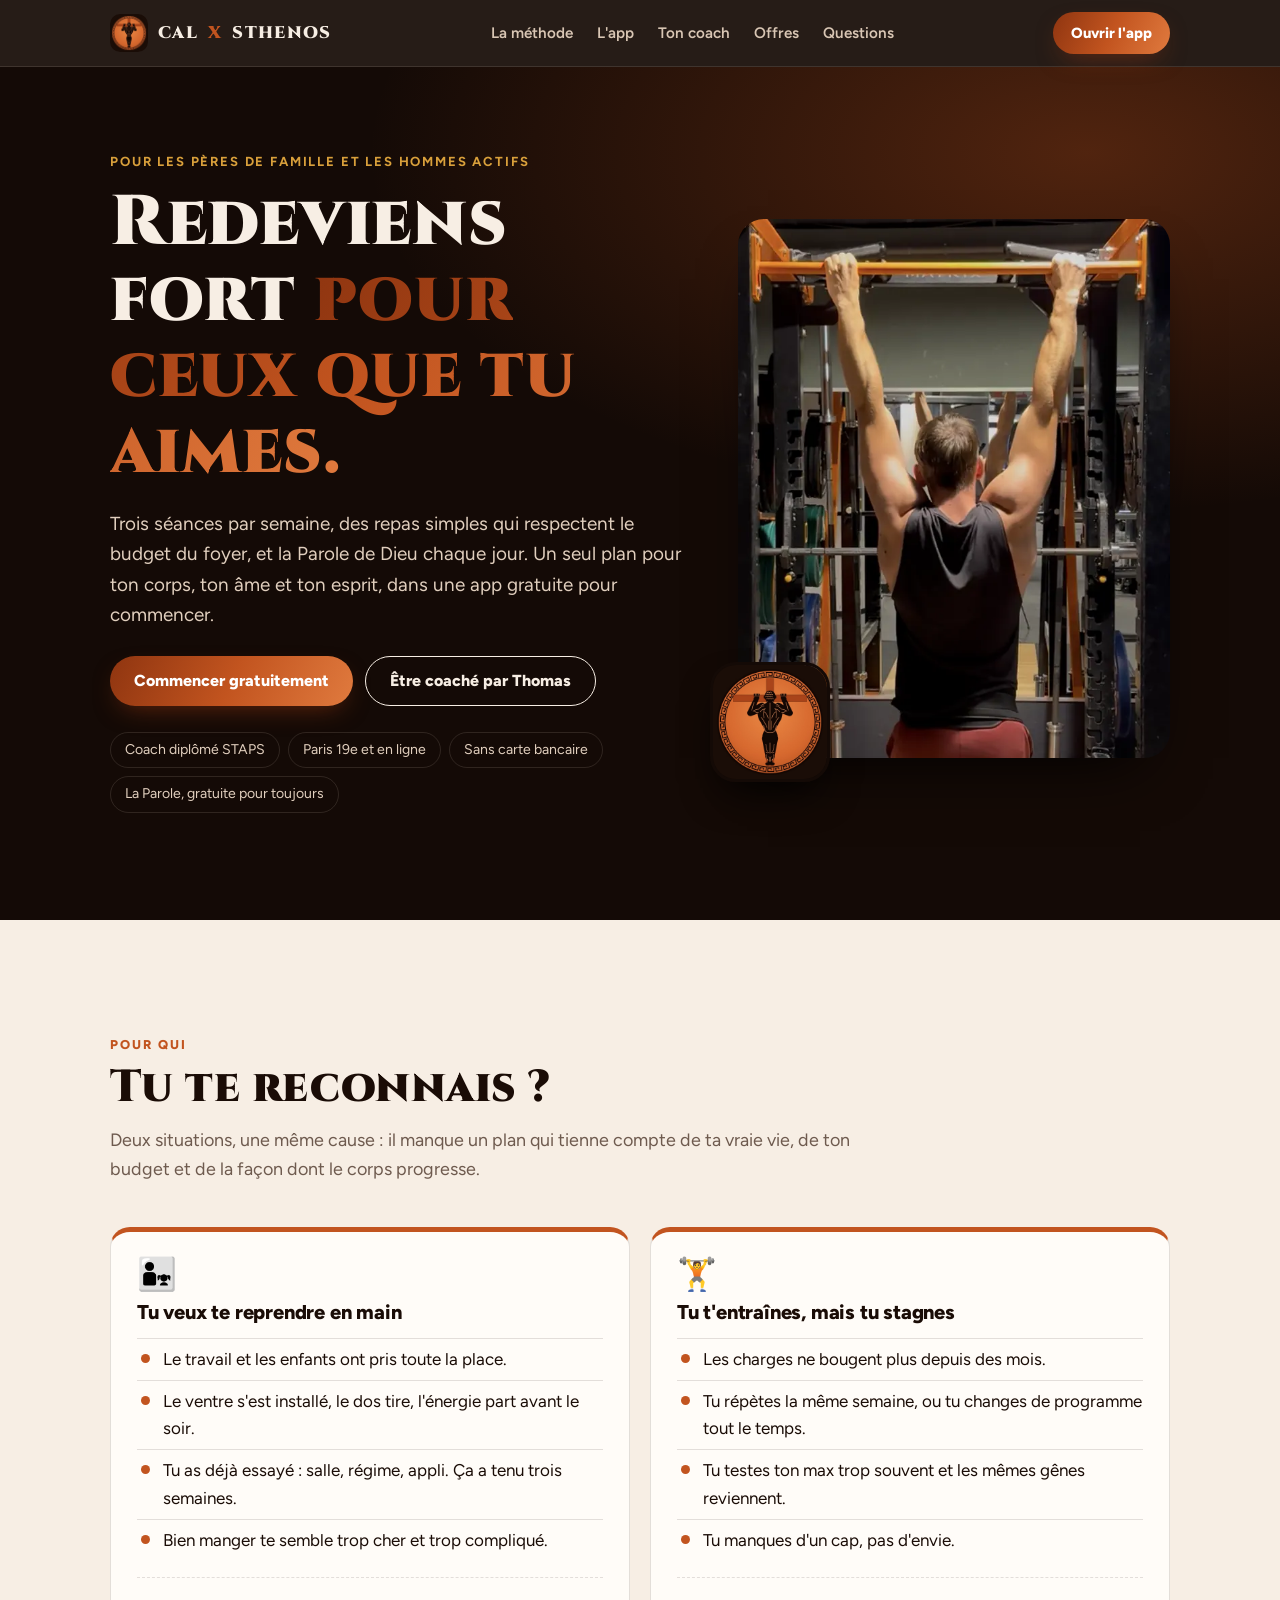
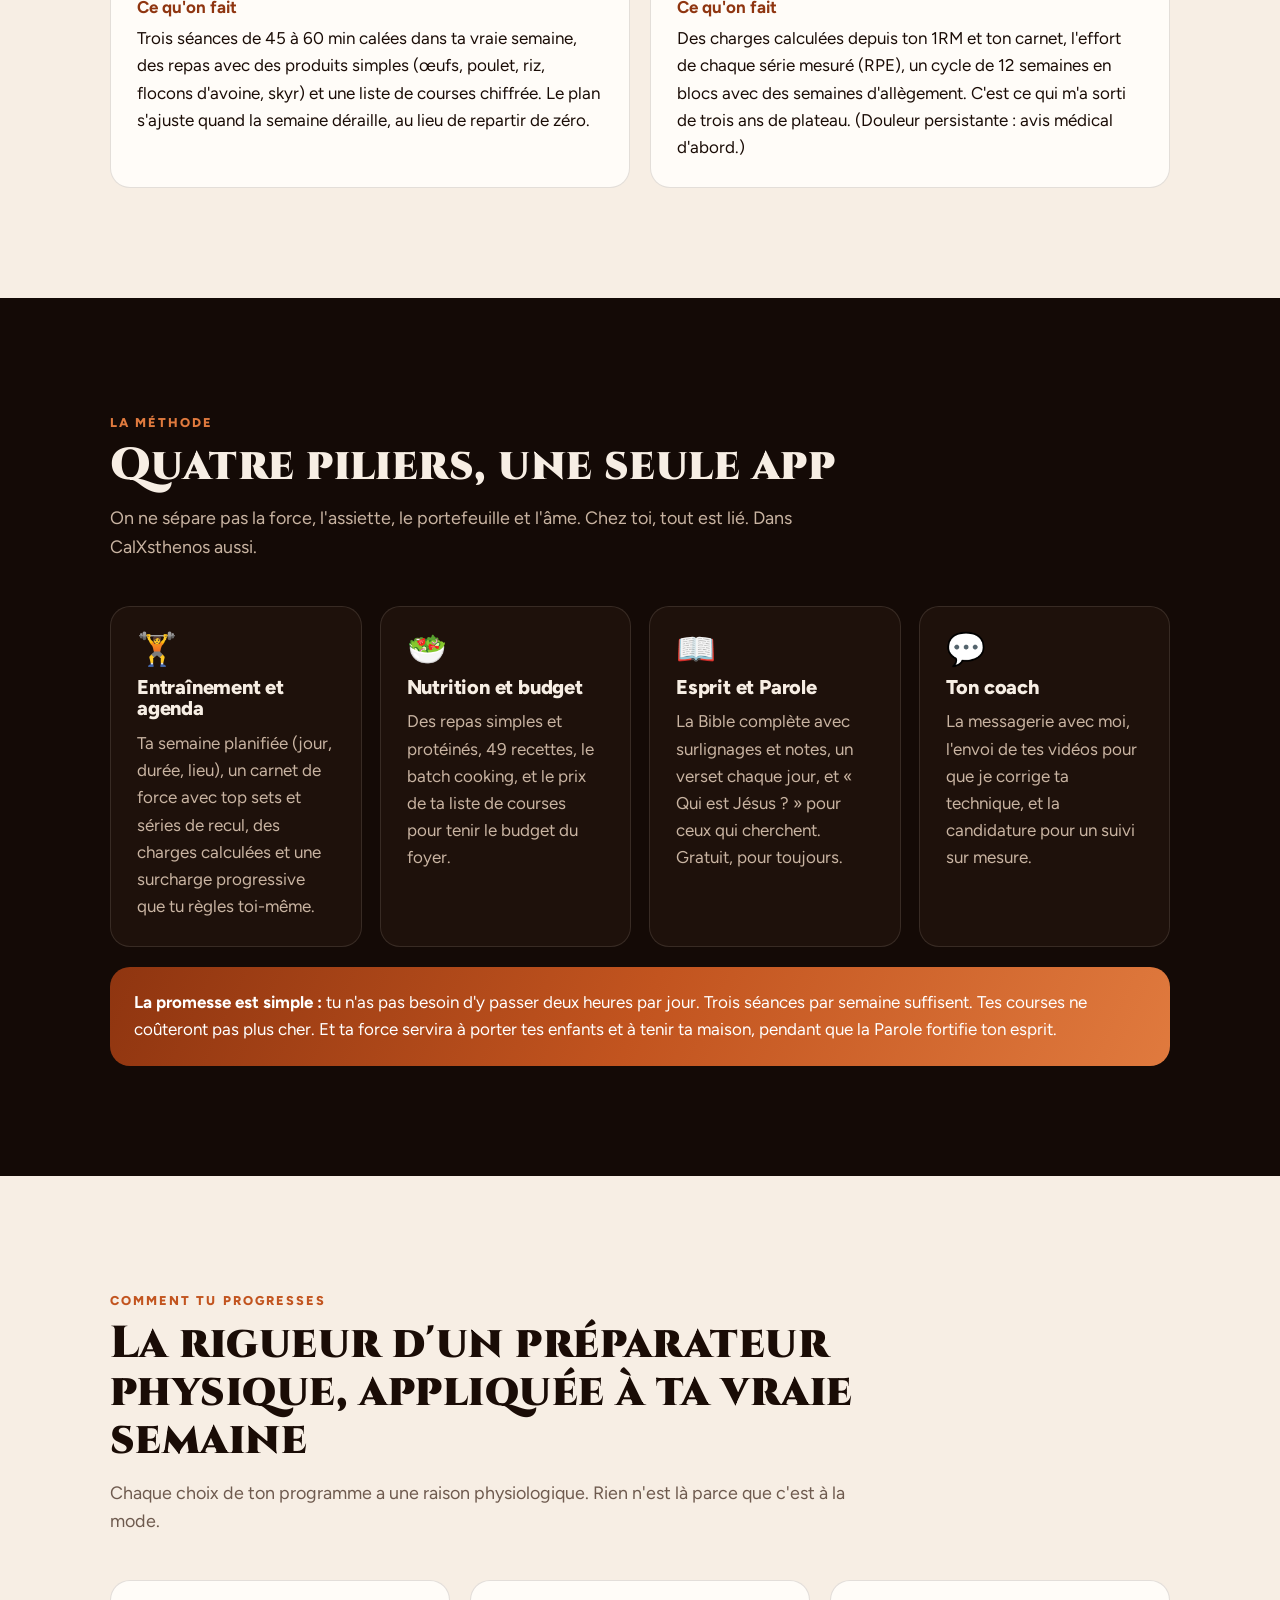
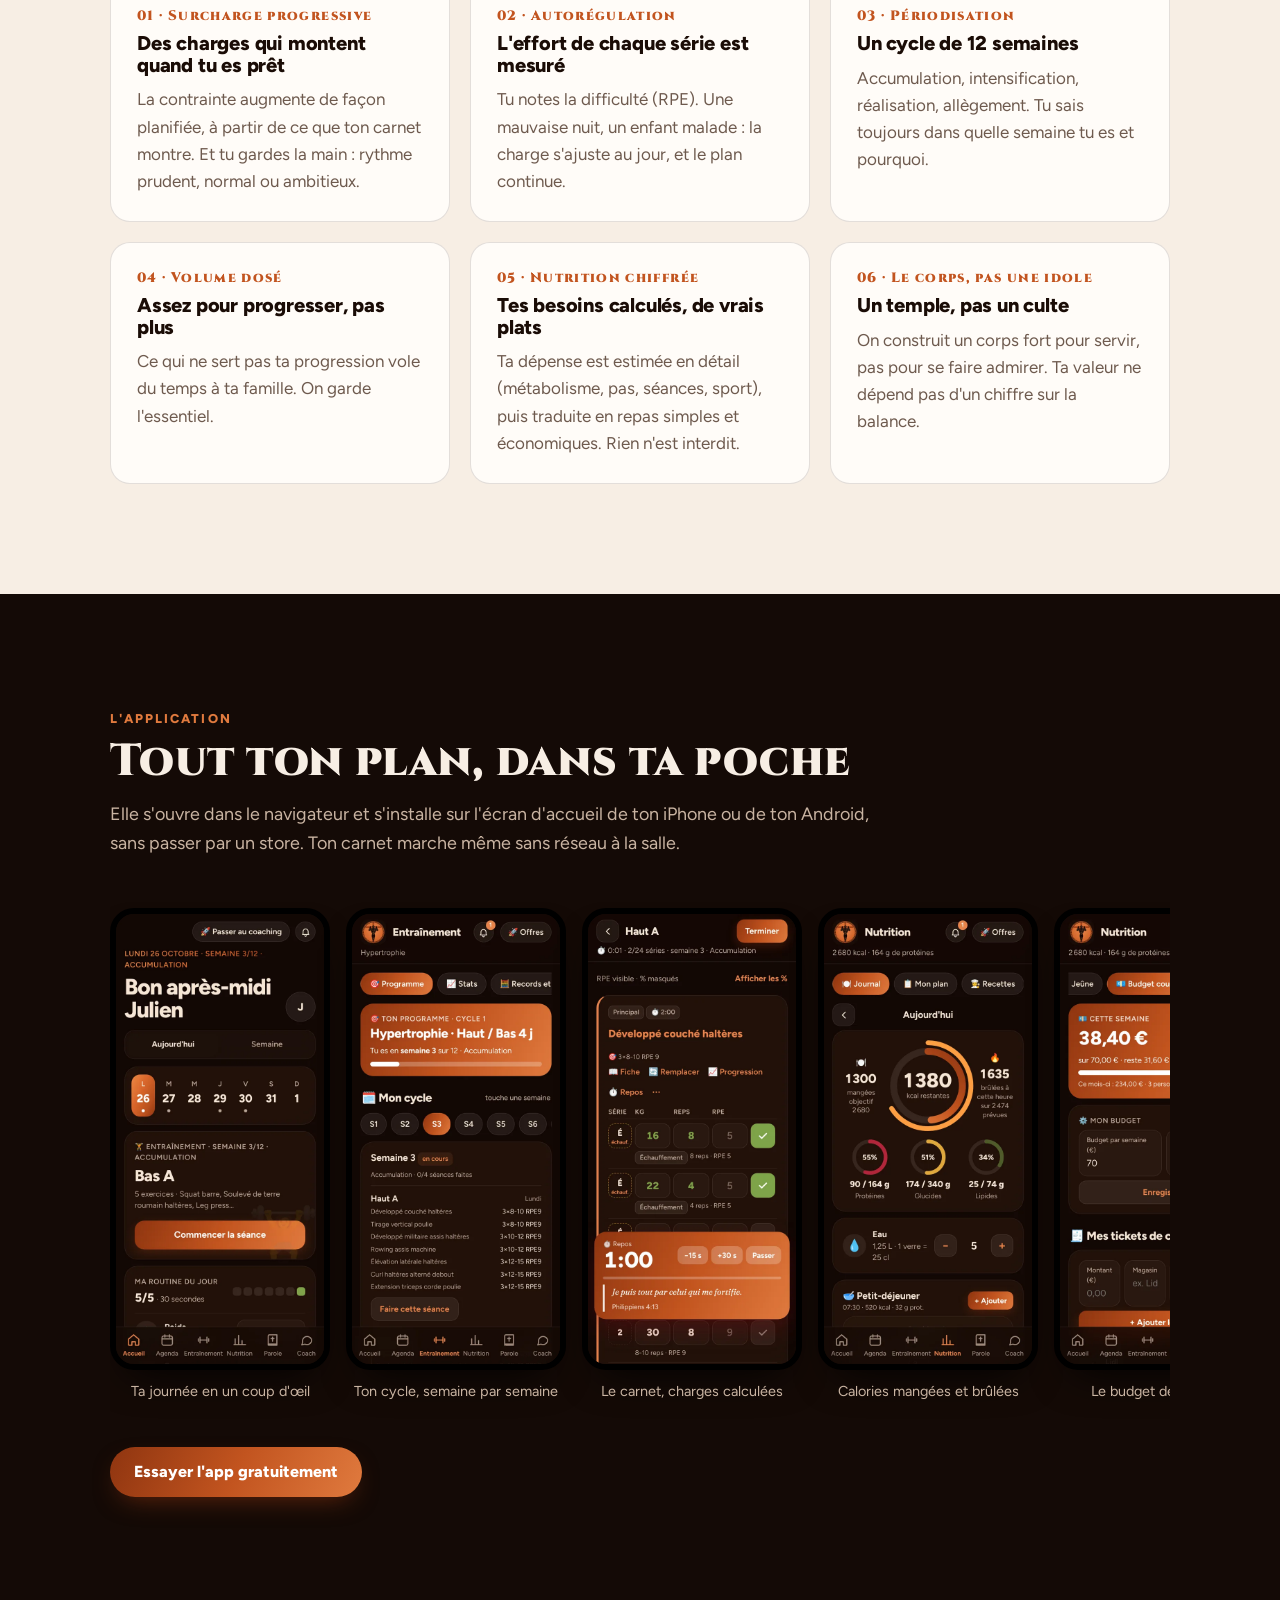
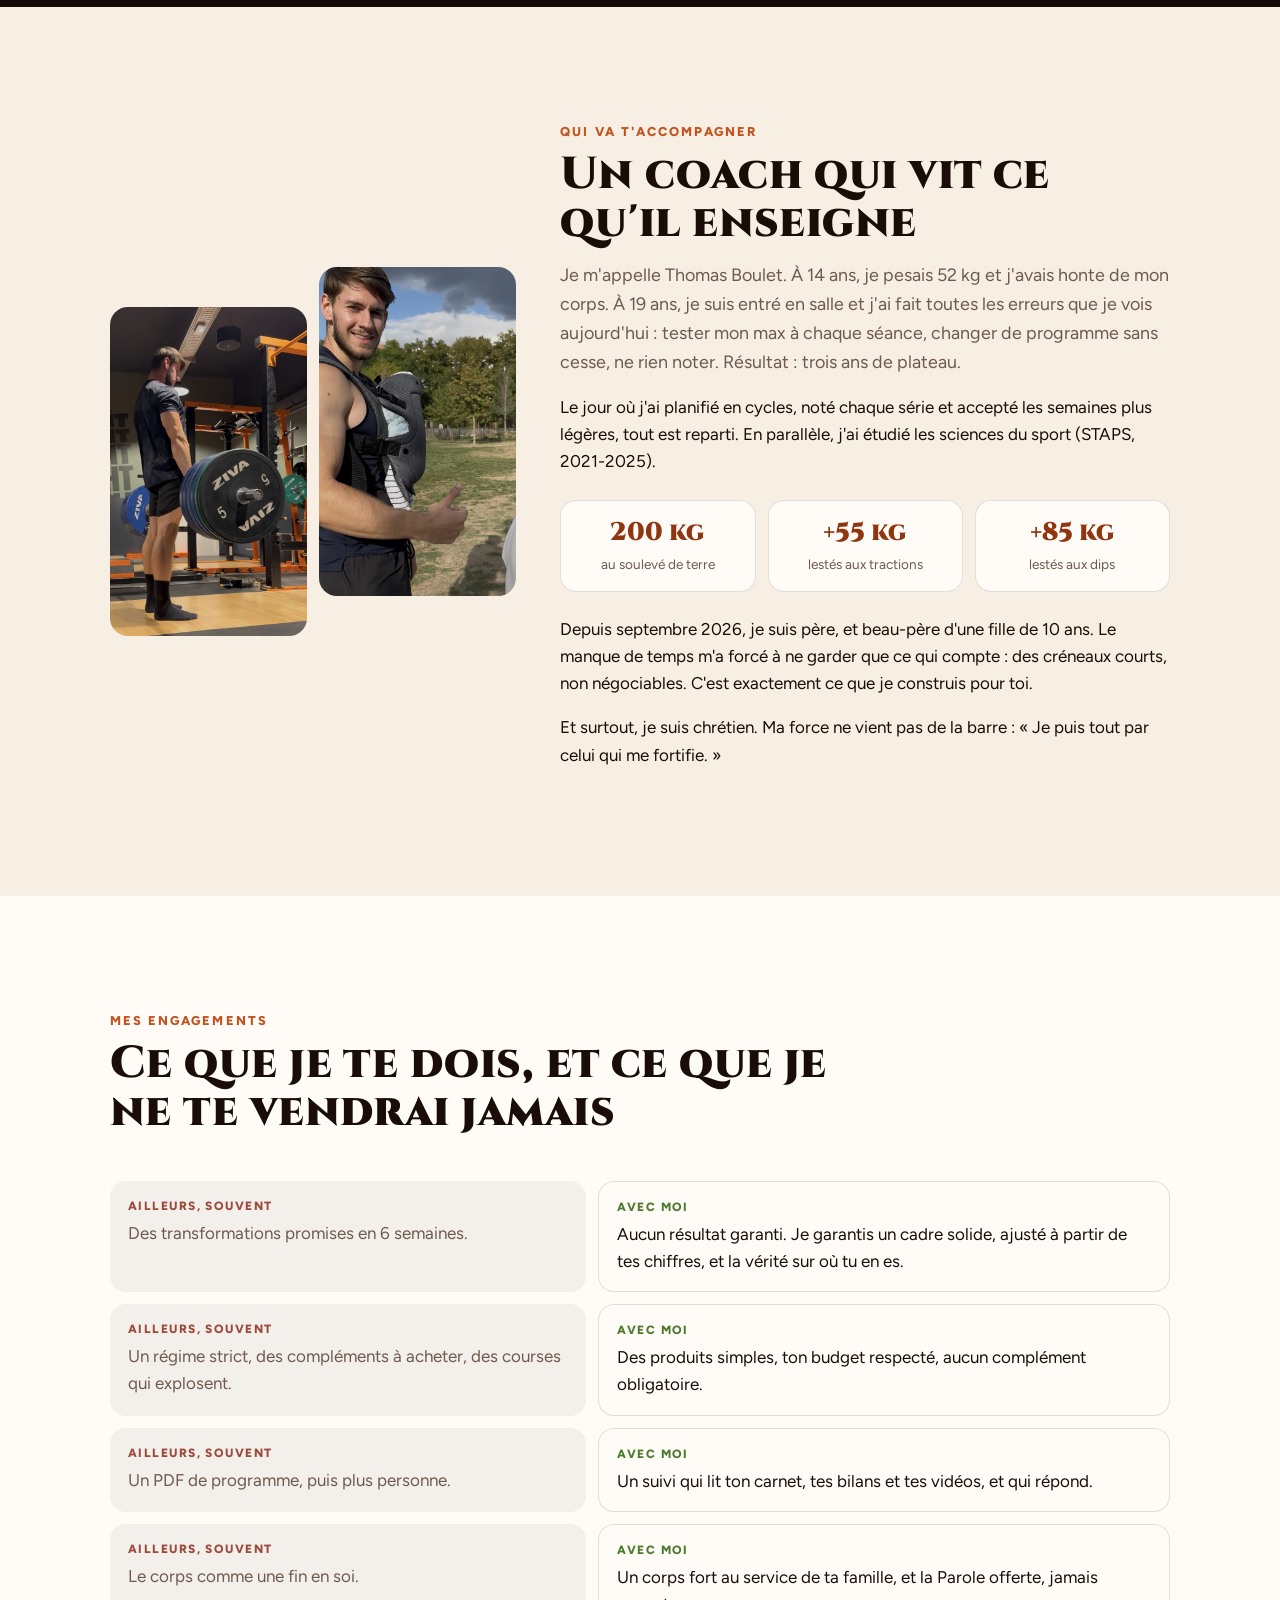
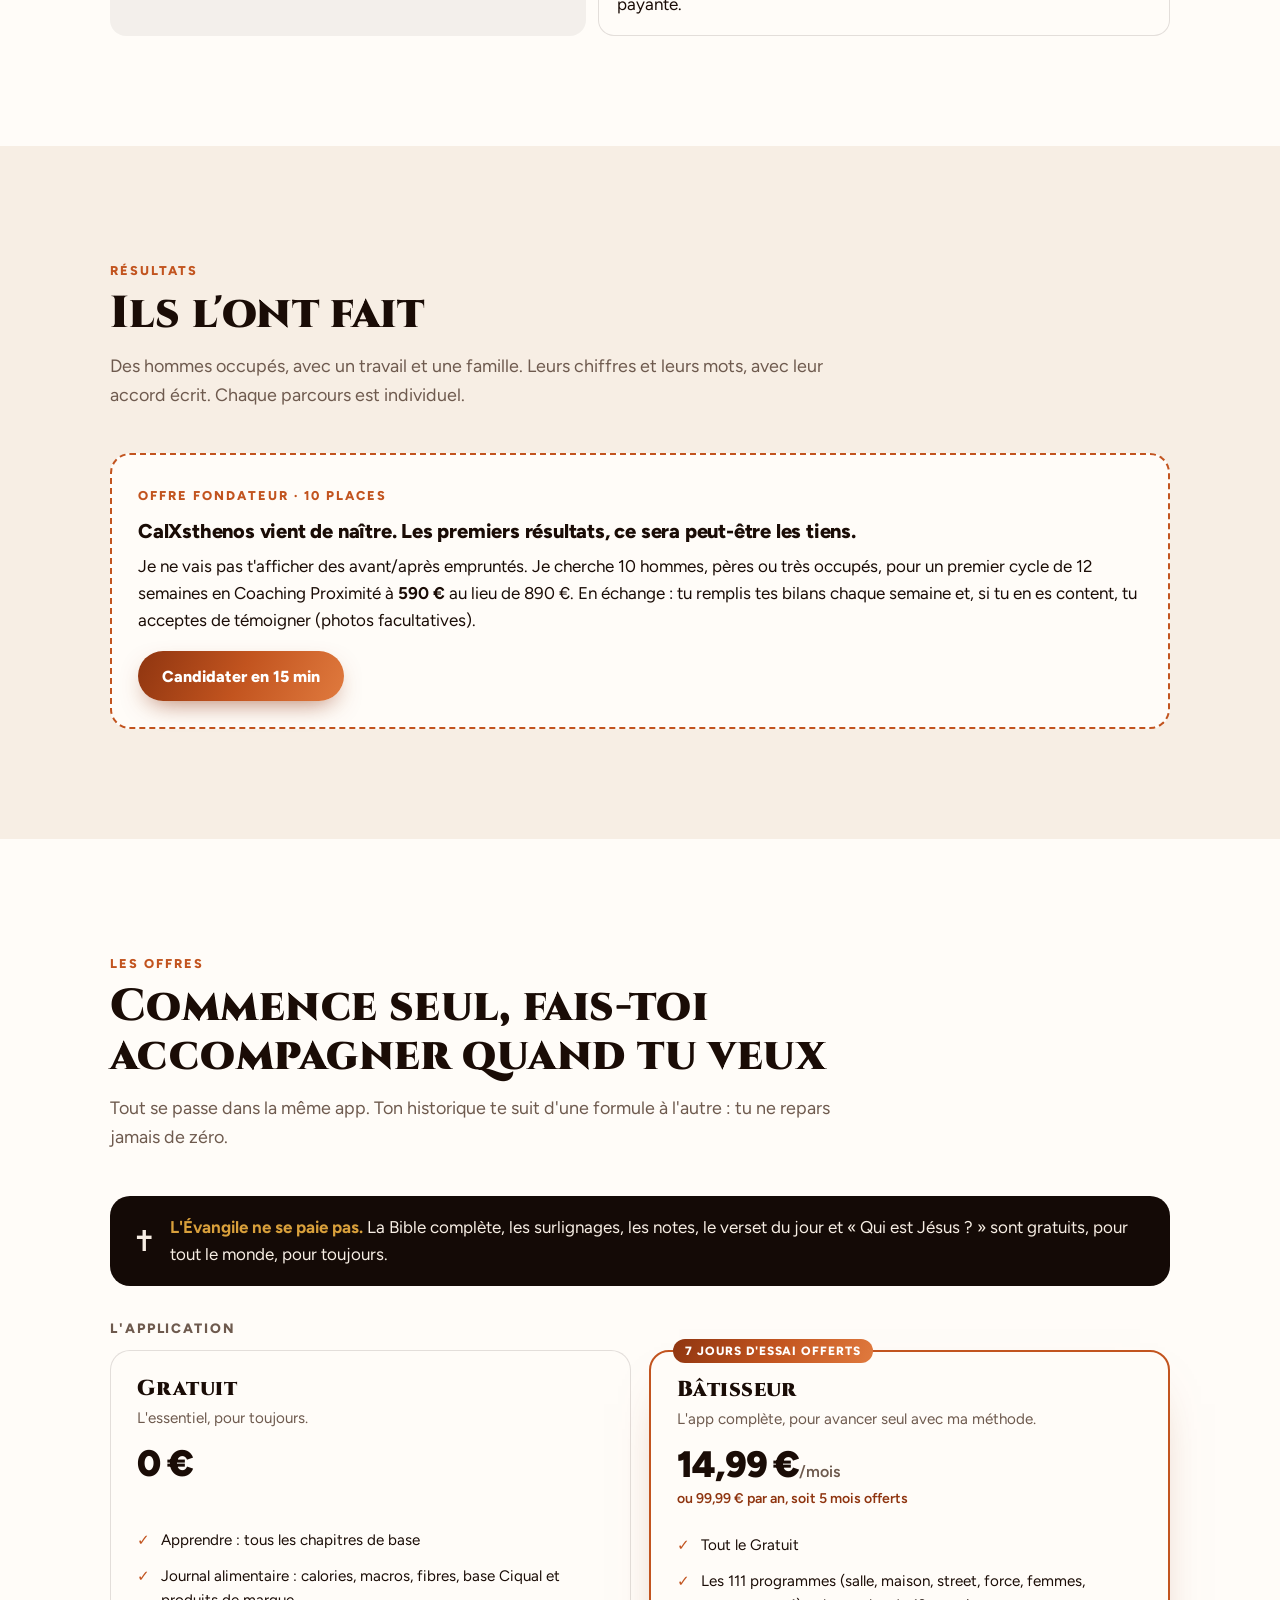
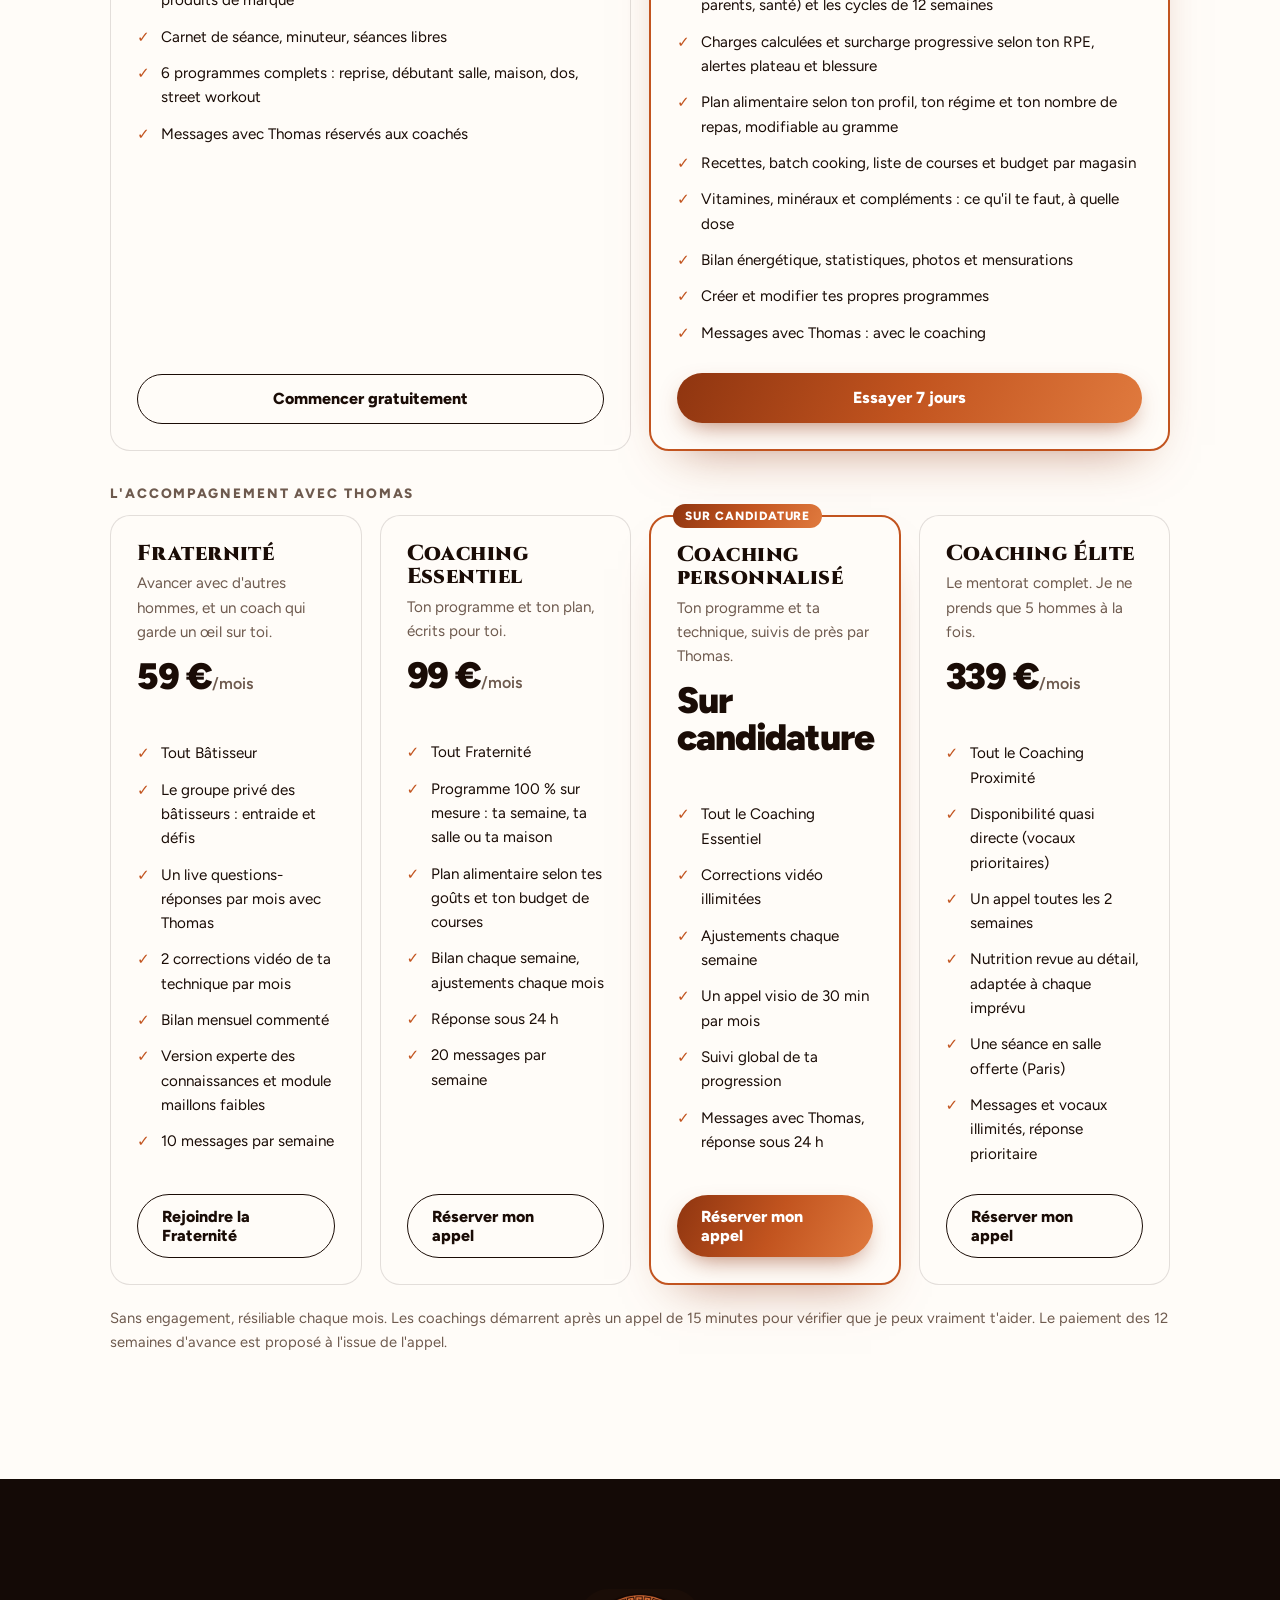
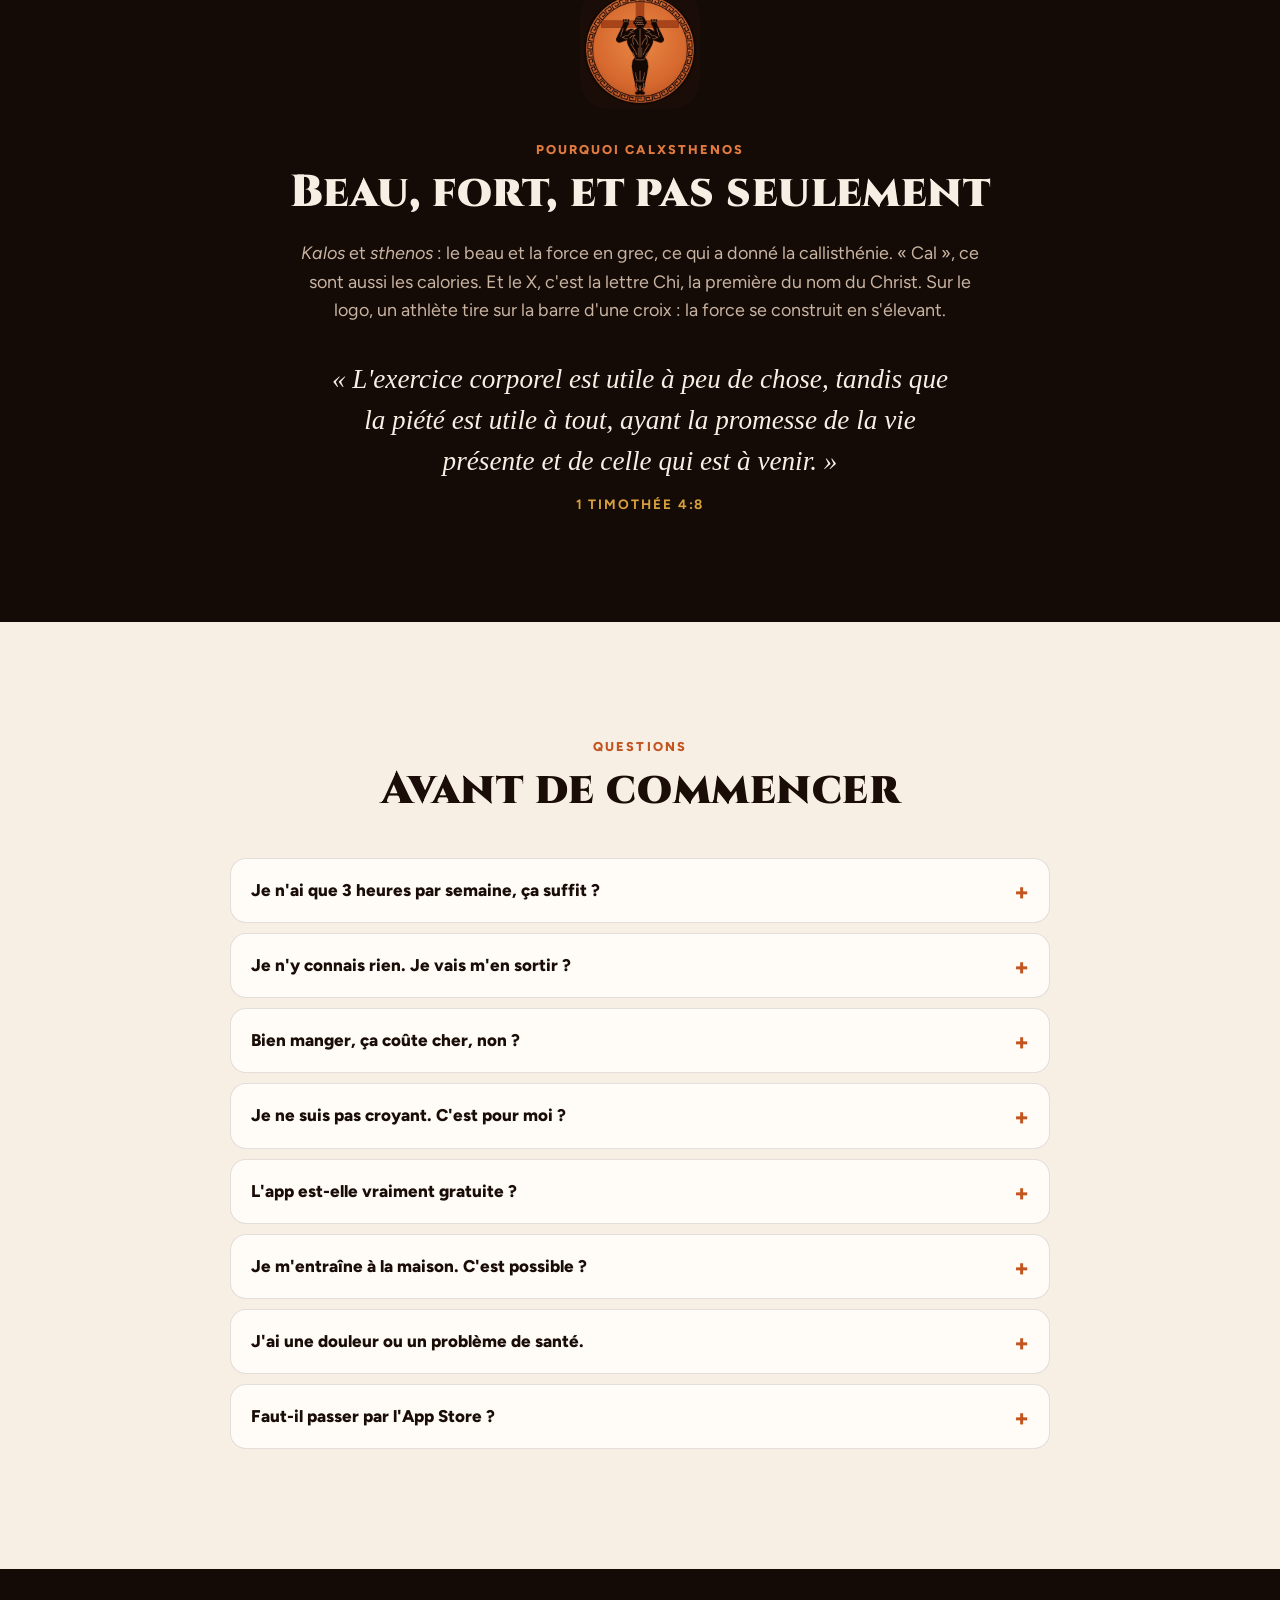
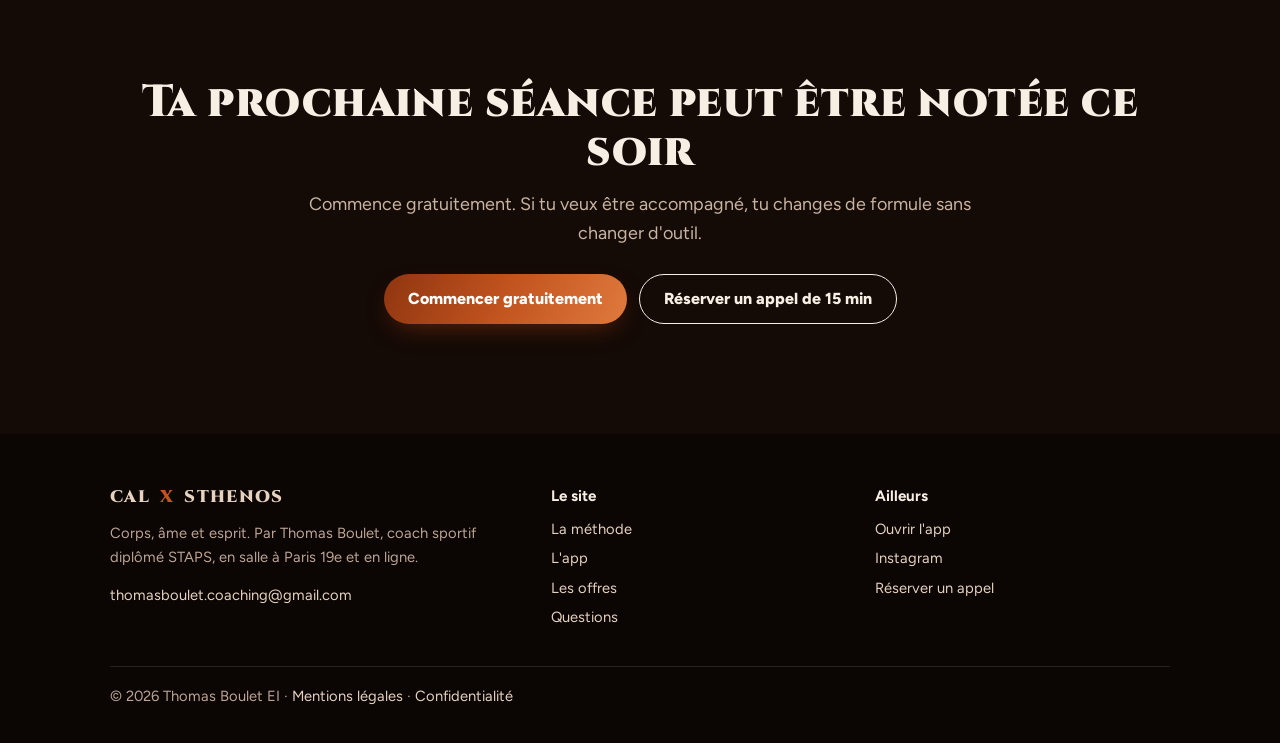
<file: site/index.html>
<!doctype html>
<html lang="fr">
<head>
<meta charset="utf-8">
<meta name="viewport" content="width=device-width,initial-scale=1,viewport-fit=cover">
<title>CalXsthenos · Redeviens fort pour ceux que tu aimes</title>
<meta name="description" content="L'app et le coaching des hommes qui veulent redevenir forts, sains et solides pour leur famille : entraînement, nutrition à petit budget et la Parole chaque jour. Par Thomas Boulet, coach diplômé STAPS.">
<meta name="theme-color" content="#140A06">
<meta property="og:title" content="CalXsthenos · Corps, âme et esprit">
<meta property="og:description" content="3 séances par semaine, des repas simples qui respectent ton budget, et la Parole chaque jour. Gratuit pour commencer.">
<meta property="og:image" content="img/partage.jpg">
<meta property="og:type" content="website">
<link rel="icon" href="../assets/favicon-96-grec.png" type="image/png">
<link rel="apple-touch-icon" href="../assets/apple-touch-icon-grec.png">
<link rel="preconnect" href="https://fonts.googleapis.com"><link rel="preconnect" href="https://fonts.gstatic.com" crossorigin>
<link href="https://fonts.googleapis.com/css2?family=Cinzel:wght@700;900&family=Figtree:wght@400;600;700;800;900&display=swap" rel="stylesheet">
<link rel="stylesheet" href="style.css">
<script type="application/ld+json">
{"@context":"https://schema.org","@type":"ProfessionalService","name":"CalXsthenos · Thomas Boulet Coaching","description":"Coaching sportif en ligne et application : entraînement, nutrition à petit budget, foi chrétienne.","areaServed":"FR","founder":{"@type":"Person","name":"Thomas Boulet","jobTitle":"Coach sportif diplômé STAPS"},"email":"thomasboulet.coaching@gmail.com"}
</script>
</head>
<body>
<a class="saut" href="#contenu">Aller au contenu</a>

<header class="nav">
  <div class="wrap">
    <a class="marque" href="#haut"><img src="../assets/logo-grec.jpg" alt="" width="38" height="38">CAL <span class="x">X</span> STHENOS</a>
    <button class="burger" aria-expanded="false" aria-controls="menu">Menu</button>
    <ul class="liens" id="menu">
      <li><a href="#piliers">La méthode</a></li>
      <li><a href="#app">L'app</a></li>
      <li><a href="#coach">Ton coach</a></li>
      <li><a href="#offres">Offres</a></li>
      <li><a href="#faq">Questions</a></li>
    </ul>
    <a class="btn btn-plein btn-petit" href="../">Ouvrir l'app</a>
  </div>
</header>

<main id="contenu">
<!-- HÉROS -->
<section class="hero" id="haut">
  <div class="wrap">
    <div>
      <span class="pour">Pour les pères de famille et les hommes actifs</span>
      <h1>Redeviens fort <em>pour ceux que tu aimes.</em></h1>
      <p class="chapeau">Trois séances par semaine, des repas simples qui respectent le budget du foyer, et la Parole de Dieu chaque jour. Un seul plan pour ton corps, ton âme et ton esprit, dans une app gratuite pour commencer.</p>
      <div class="actions">
        <a class="btn btn-plein" href="../">Commencer gratuitement</a>
        <a class="btn btn-ligne" href="#offres">Être coaché par Thomas</a>
      </div>
      <ul class="puces">
        <li>Coach diplômé STAPS</li><li>Paris 19e et en ligne</li><li>Sans carte bancaire</li><li>La Parole, gratuite pour toujours</li>
      </ul>
    </div>
    <div class="hero-visuel">
      <img class="photo" src="img/thomas-traction.webp" alt="Thomas Boulet, vu de dos, en pleine traction à la salle" width="640" height="800">
      <img class="logo-flottant" src="../assets/logo-grec.jpg" alt="Logo CalXsthenos : un athlète grec en traction sur une croix" width="120" height="120">
    </div>
  </div>
</section>

<!-- POUR QUI -->
<section class="bloc">
  <div class="wrap">
    <div class="tete">
      <span class="surtitre">Pour qui</span>
      <h2>Tu te reconnais ?</h2>
      <p class="intro">Deux situations, une même cause : il manque un plan qui tienne compte de ta vraie vie, de ton budget et de la façon dont le corps progresse.</p>
    </div>
    <div class="g2">
      <article class="carte profil">
        <span class="emoji">👨‍👧</span>
        <h3>Tu veux te reprendre en main</h3>
        <ul class="liste">
          <li>Le travail et les enfants ont pris toute la place.</li>
          <li>Le ventre s'est installé, le dos tire, l'énergie part avant le soir.</li>
          <li>Tu as déjà essayé : salle, régime, appli. Ça a tenu trois semaines.</li>
          <li>Bien manger te semble trop cher et trop compliqué.</li>
        </ul>
        <div class="solution"><b>Ce qu'on fait</b>Trois séances de 45 à 60 min calées dans ta vraie semaine, des repas avec des produits simples (œufs, poulet, riz, flocons d'avoine, skyr) et une liste de courses chiffrée. Le plan s'ajuste quand la semaine déraille, au lieu de repartir de zéro.</div>
      </article>
      <article class="carte profil">
        <span class="emoji">🏋️</span>
        <h3>Tu t'entraînes, mais tu stagnes</h3>
        <ul class="liste">
          <li>Les charges ne bougent plus depuis des mois.</li>
          <li>Tu répètes la même semaine, ou tu changes de programme tout le temps.</li>
          <li>Tu testes ton max trop souvent et les mêmes gênes reviennent.</li>
          <li>Tu manques d'un cap, pas d'envie.</li>
        </ul>
        <div class="solution"><b>Ce qu'on fait</b>Des charges calculées depuis ton 1RM et ton carnet, l'effort de chaque série mesuré (RPE), un cycle de 12 semaines en blocs avec des semaines d'allègement. C'est ce qui m'a sorti de trois ans de plateau. (Douleur persistante : avis médical d'abord.)</div>
      </article>
    </div>
  </div>
</section>

<!-- PILIERS -->
<section class="bloc sombre" id="piliers">
  <div class="wrap">
    <div class="tete">
      <span class="surtitre">La méthode</span>
      <h2>Quatre piliers, une seule app</h2>
      <p class="intro">On ne sépare pas la force, l'assiette, le portefeuille et l'âme. Chez toi, tout est lié. Dans CalXsthenos aussi.</p>
    </div>
    <div class="g4">
      <article class="carte"><span class="emoji">🏋️</span><h3>Entraînement et agenda</h3><p class="gris">Ta semaine planifiée (jour, durée, lieu), un carnet de force avec top sets et séries de recul, des charges calculées et une surcharge progressive que tu règles toi-même.</p></article>
      <article class="carte"><span class="emoji">🥗</span><h3>Nutrition et budget</h3><p class="gris">Des repas simples et protéinés, 49 recettes, le batch cooking, et le prix de ta liste de courses pour tenir le budget du foyer.</p></article>
      <article class="carte"><span class="emoji">📖</span><h3>Esprit et Parole</h3><p class="gris">La Bible complète avec surlignages et notes, un verset chaque jour, et « Qui est Jésus ? » pour ceux qui cherchent. Gratuit, pour toujours.</p></article>
      <article class="carte"><span class="emoji">💬</span><h3>Ton coach</h3><p class="gris">La messagerie avec moi, l'envoi de tes vidéos pour que je corrige ta technique, et la candidature pour un suivi sur mesure.</p></article>
    </div>
    <div class="encadre"><p><b>La promesse est simple :</b> tu n'as pas besoin d'y passer deux heures par jour. Trois séances par semaine suffisent. Tes courses ne coûteront pas plus cher. Et ta force servira à porter tes enfants et à tenir ta maison, pendant que la Parole fortifie ton esprit.</p></div>
  </div>
</section>

<!-- PRINCIPES -->
<section class="bloc">
  <div class="wrap">
    <div class="tete">
      <span class="surtitre">Comment tu progresses</span>
      <h2>La rigueur d'un préparateur physique, appliquée à ta vraie semaine</h2>
      <p class="intro">Chaque choix de ton programme a une raison physiologique. Rien n'est là parce que c'est à la mode.</p>
    </div>
    <div class="g3">
      <article class="carte"><span class="num-etape">01 · Surcharge progressive</span><h3>Des charges qui montent quand tu es prêt</h3><p class="gris">La contrainte augmente de façon planifiée, à partir de ce que ton carnet montre. Et tu gardes la main : rythme prudent, normal ou ambitieux.</p></article>
      <article class="carte"><span class="num-etape">02 · Autorégulation</span><h3>L'effort de chaque série est mesuré</h3><p class="gris">Tu notes la difficulté (RPE). Une mauvaise nuit, un enfant malade : la charge s'ajuste au jour, et le plan continue.</p></article>
      <article class="carte"><span class="num-etape">03 · Périodisation</span><h3>Un cycle de 12 semaines</h3><p class="gris">Accumulation, intensification, réalisation, allègement. Tu sais toujours dans quelle semaine tu es et pourquoi.</p></article>
      <article class="carte"><span class="num-etape">04 · Volume dosé</span><h3>Assez pour progresser, pas plus</h3><p class="gris">Ce qui ne sert pas ta progression vole du temps à ta famille. On garde l'essentiel.</p></article>
      <article class="carte"><span class="num-etape">05 · Nutrition chiffrée</span><h3>Tes besoins calculés, de vrais plats</h3><p class="gris">Ta dépense est estimée en détail (métabolisme, pas, séances, sport), puis traduite en repas simples et économiques. Rien n'est interdit.</p></article>
      <article class="carte"><span class="num-etape">06 · Le corps, pas une idole</span><h3>Un temple, pas un culte</h3><p class="gris">On construit un corps fort pour servir, pas pour se faire admirer. Ta valeur ne dépend pas d'un chiffre sur la balance.</p></article>
    </div>
  </div>
</section>

<!-- APP -->
<section class="bloc sombre" id="app">
  <div class="wrap">
    <div class="tete">
      <span class="surtitre">L'application</span>
      <h2>Tout ton plan, dans ta poche</h2>
      <p class="intro">Elle s'ouvre dans le navigateur et s'installe sur l'écran d'accueil de ton iPhone ou de ton Android, sans passer par un store. Ton carnet marche même sans réseau à la salle.</p>
    </div>
    <div class="ecrans">
      <figure><img src="img/app-accueil.webp" alt="Accueil de l'app : séance du jour, routine, calories" width="600" height="1298"><figcaption>Ta journée en un coup d'œil</figcaption></figure>
      <figure><img src="img/app-cycle.webp" alt="Le cycle de 12 semaines, semaine par semaine" width="600" height="1298"><figcaption>Ton cycle, semaine par semaine</figcaption></figure>
      <figure><img src="img/app-seance.webp" alt="Le carnet de séance avec minuteur de repos et verset" width="600" height="1298"><figcaption>Le carnet, charges calculées</figcaption></figure>
      <figure><img src="img/app-nutrition.webp" alt="La roue des calories et des macros" width="600" height="1298"><figcaption>Calories mangées et brûlées</figcaption></figure>
      <figure><img src="img/app-budget.webp" alt="Le budget des courses de la semaine" width="600" height="1298"><figcaption>Le budget des courses</figcaption></figure>
      <figure><img src="img/app-bible.webp" alt="La Bible avec un verset surligné" width="600" height="1298"><figcaption>La Bible, surlignages et notes</figcaption></figure>
    </div>
    <div class="actions"><a class="btn btn-plein" href="../">Essayer l'app gratuitement</a></div>
  </div>
</section>

<!-- COACH -->
<section class="bloc" id="coach">
  <div class="wrap coach">
    <div class="photos">
      <img src="img/thomas-deadlift.webp" alt="Thomas au soulevé de terre" width="640" height="1067" loading="lazy">
      <img src="img/thomas-porte-bebe-2.webp" alt="Thomas avec son bébé en porte-bébé" width="640" height="1067" loading="lazy">
    </div>
    <div>
      <span class="surtitre">Qui va t'accompagner</span>
      <h2>Un coach qui vit ce qu'il enseigne</h2>
      <p class="intro">Je m'appelle Thomas Boulet. À 14 ans, je pesais 52 kg et j'avais honte de mon corps. À 19 ans, je suis entré en salle et j'ai fait toutes les erreurs que je vois aujourd'hui : tester mon max à chaque séance, changer de programme sans cesse, ne rien noter. Résultat : trois ans de plateau.</p>
      <p>Le jour où j'ai planifié en cycles, noté chaque série et accepté les semaines plus légères, tout est reparti. En parallèle, j'ai étudié les sciences du sport (STAPS, 2021-2025).</p>
      <div class="chiffres"><div><b>200 kg</b><span>au soulevé de terre</span></div><div><b>+55 kg</b><span>lestés aux tractions</span></div><div><b>+85 kg</b><span>lestés aux dips</span></div></div>
      <p>Depuis septembre 2026, je suis père, et beau-père d'une fille de 10 ans. Le manque de temps m'a forcé à ne garder que ce qui compte : des créneaux courts, non négociables. C'est exactement ce que je construis pour toi.</p>
      <p>Et surtout, je suis chrétien. Ma force ne vient pas de la barre : « Je puis tout par celui qui me fortifie. »</p>
    </div>
  </div>
</section>

<!-- ENGAGEMENTS -->
<section class="bloc papier">
  <div class="wrap">
    <div class="tete">
      <span class="surtitre">Mes engagements</span>
      <h2>Ce que je te dois, et ce que je ne te vendrai jamais</h2>
    </div>
    <div class="compare">
      <div class="ligne"><div class="non"><small>Ailleurs, souvent</small>Des transformations promises en 6 semaines.</div><div class="oui"><small>Avec moi</small>Aucun résultat garanti. Je garantis un cadre solide, ajusté à partir de tes chiffres, et la vérité sur où tu en es.</div></div>
      <div class="ligne"><div class="non"><small>Ailleurs, souvent</small>Un régime strict, des compléments à acheter, des courses qui explosent.</div><div class="oui"><small>Avec moi</small>Des produits simples, ton budget respecté, aucun complément obligatoire.</div></div>
      <div class="ligne"><div class="non"><small>Ailleurs, souvent</small>Un PDF de programme, puis plus personne.</div><div class="oui"><small>Avec moi</small>Un suivi qui lit ton carnet, tes bilans et tes vidéos, et qui répond.</div></div>
      <div class="ligne"><div class="non"><small>Ailleurs, souvent</small>Le corps comme une fin en soi.</div><div class="oui"><small>Avec moi</small>Un corps fort au service de ta famille, et la Parole offerte, jamais payante.</div></div>
    </div>
  </div>
</section>

<!-- RÉSULTATS -->
<section class="bloc" id="resultats">
  <div class="wrap">
    <div class="tete">
      <span class="surtitre">Résultats</span>
      <h2>Ils l'ont fait</h2>
      <p class="intro">Des hommes occupés, avec un travail et une famille. Leurs chiffres et leurs mots, avec leur accord écrit. Chaque parcours est individuel.</p>
    </div>
    <div class="resultats" data-resultats></div>
  </div>
</section>

<!-- OFFRES -->
<section class="bloc papier" id="offres">
  <div class="wrap">
    <div class="tete">
      <span class="surtitre">Les offres</span>
      <h2>Commence seul, fais-toi accompagner quand tu veux</h2>
      <p class="intro">Tout se passe dans la même app. Ton historique te suit d'une formule à l'autre : tu ne repars jamais de zéro.</p>
    </div>
    <div class="parole-gratuite"><span style="font-size:1.8rem">✝</span><p style="margin:0"><b>L'Évangile ne se paie pas.</b> La Bible complète, les surlignages, les notes, le verset du jour et « Qui est Jésus ? » sont gratuits, pour tout le monde, pour toujours.</p></div>
    <div class="offres-titre">L'application</div>
    <div class="offres" data-offres="app"></div>
    <div class="offres-titre">L'accompagnement avec Thomas</div>
    <div class="offres" data-offres="coaching"></div>
    <p class="gris" style="margin-top:22px;font-size:.92rem">Sans engagement, résiliable chaque mois. Les coachings démarrent après un appel de 15 minutes pour vérifier que je peux vraiment t'aider. Le paiement des 12 semaines d'avance est proposé à l'issue de l'appel.</p>
  </div>
</section>

<!-- LE X -->
<section class="bloc sombre">
  <div class="wrap" style="text-align:center">
    <img src="../assets/logo-grec.jpg" alt="" width="120" height="120" style="width:120px;border-radius:28px;margin:0 auto 26px">
    <span class="surtitre">Pourquoi CalXsthenos</span>
    <h2 style="margin-bottom:22px">Beau, fort, et pas seulement</h2>
    <p class="intro lisible" style="margin:0 auto 34px"><i>Kalos</i> et <i>sthenos</i> : le beau et la force en grec, ce qui a donné la callisthénie. « Cal », ce sont aussi les calories. Et le X, c'est la lettre Chi, la première du nom du Christ. Sur le logo, un athlète tire sur la barre d'une croix : la force se construit en s'élevant.</p>
    <p class="verset">« L'exercice corporel est utile à peu de chose, tandis que la piété est utile à tout, ayant la promesse de la vie présente et de celle qui est à venir. »<cite>1 Timothée 4:8</cite></p>
  </div>
</section>

<!-- FAQ -->
<section class="bloc" id="faq">
  <div class="wrap">
    <div class="tete centre"><span class="surtitre">Questions</span><h2>Avant de commencer</h2></div>
    <div class="faq">
      <details><summary>Je n'ai que 3 heures par semaine, ça suffit ?</summary><p>Oui, si elles sont bien construites. Trois séances de 45 à 60 minutes, placées là où ta vie le permet. Je mise sur la régularité pendant des mois plutôt que sur une semaine parfaite.</p></details>
      <details><summary>Je n'y connais rien. Je vais m'en sortir ?</summary><p>Oui. Chaque exercice a sa fiche technique, les charges sont calculées pour toi, et le programme de reprise commence par apprendre les mouvements. Tu peux m'écrire depuis l'app, même en gratuit.</p></details>
      <details><summary>Bien manger, ça coûte cher, non ?</summary><p>Pas avec des produits simples. L'app te propose des recettes à base d'œufs, de poulet, de riz, de flocons d'avoine, de skyr et de conserves, affiche le prix de chaque portion et le total de ta liste de courses, et suit ton budget de la semaine.</p></details>
      <details><summary>Je ne suis pas croyant. C'est pour moi ?</summary><p>Oui. L'entraînement et la nutrition sont les mêmes pour tous. La Parole est là, discrète, pour qui veut la lire ; tu peux même la mettre en pause dans les réglages.</p></details>
      <details><summary>L'app est-elle vraiment gratuite ?</summary><p>Oui, sans carte bancaire : la Bible et tout le contenu spirituel, le carnet de séance, l'agenda, la routine et le journal alimentaire. La formule Bâtisseur ajoute les programmes complets, les plans de repas, le budget et les statistiques, avec 7 jours d'essai.</p></details>
      <details><summary>Je m'entraîne à la maison. C'est possible ?</summary><p>Oui. Le programme tient compte de ton matériel, et tu peux créer ta propre séance ou ton propre programme.</p></details>
      <details><summary>J'ai une douleur ou un problème de santé.</summary><p>Consulte d'abord ton médecin. Je ne suis pas médecin et l'app ne remplace pas un avis médical. En cas de gêne pendant une séance, signale-la dans le carnet : l'app t'alerte et tu peux remplacer l'exercice.</p></details>
      <details><summary>Faut-il passer par l'App Store ?</summary><p>Non. CalXsthenos s'ouvre dans le navigateur et s'installe sur ton écran d'accueil en deux gestes, sur iPhone comme sur Android.</p></details>
    </div>
  </div>
</section>

<!-- FIN -->
<section class="bloc sombre fin">
  <div class="wrap">
    <h2>Ta prochaine séance peut être notée ce soir</h2>
    <p class="intro lisible" style="margin:14px auto 0">Commence gratuitement. Si tu veux être accompagné, tu changes de formule sans changer d'outil.</p>
    <div class="actions"><a class="btn btn-plein" href="../">Commencer gratuitement</a><a class="btn btn-ligne" href="https://calendly.com/thomboulet/15min" target="_blank" rel="noopener">Réserver un appel de 15 min</a></div>
  </div>
</section>
</main>

<footer class="pied">
  <div class="wrap">
    <div class="cols">
      <div><a class="marque" href="#haut" style="margin-bottom:12px">CAL <span class="x">X</span> STHENOS</a><p>Corps, âme et esprit. Par Thomas Boulet, coach sportif diplômé STAPS, en salle à Paris 19e et en ligne.</p><p><a href="mailto:thomasboulet.coaching@gmail.com">thomasboulet.coaching@gmail.com</a></p></div>
      <div><h4>Le site</h4><ul><li><a href="#piliers">La méthode</a></li><li><a href="#app">L'app</a></li><li><a href="#offres">Les offres</a></li><li><a href="#faq">Questions</a></li></ul></div>
      <div><h4>Ailleurs</h4><ul><li><a href="../">Ouvrir l'app</a></li><li><a href="https://www.instagram.com/thomasboulet.coach" target="_blank" rel="noopener">Instagram</a></li><li><a href="https://calendly.com/thomboulet/15min" target="_blank" rel="noopener">Réserver un appel</a></li></ul></div>
    </div>
    <div class="bas">© <span data-annee>2026</span> Thomas Boulet EI · <a href="mentions-legales.html">Mentions légales</a> · <a href="../#/privacy">Confidentialité</a></div>
  </div>
</footer>
<script type="module" src="site.js"></script>
</body>
</html>
</file>
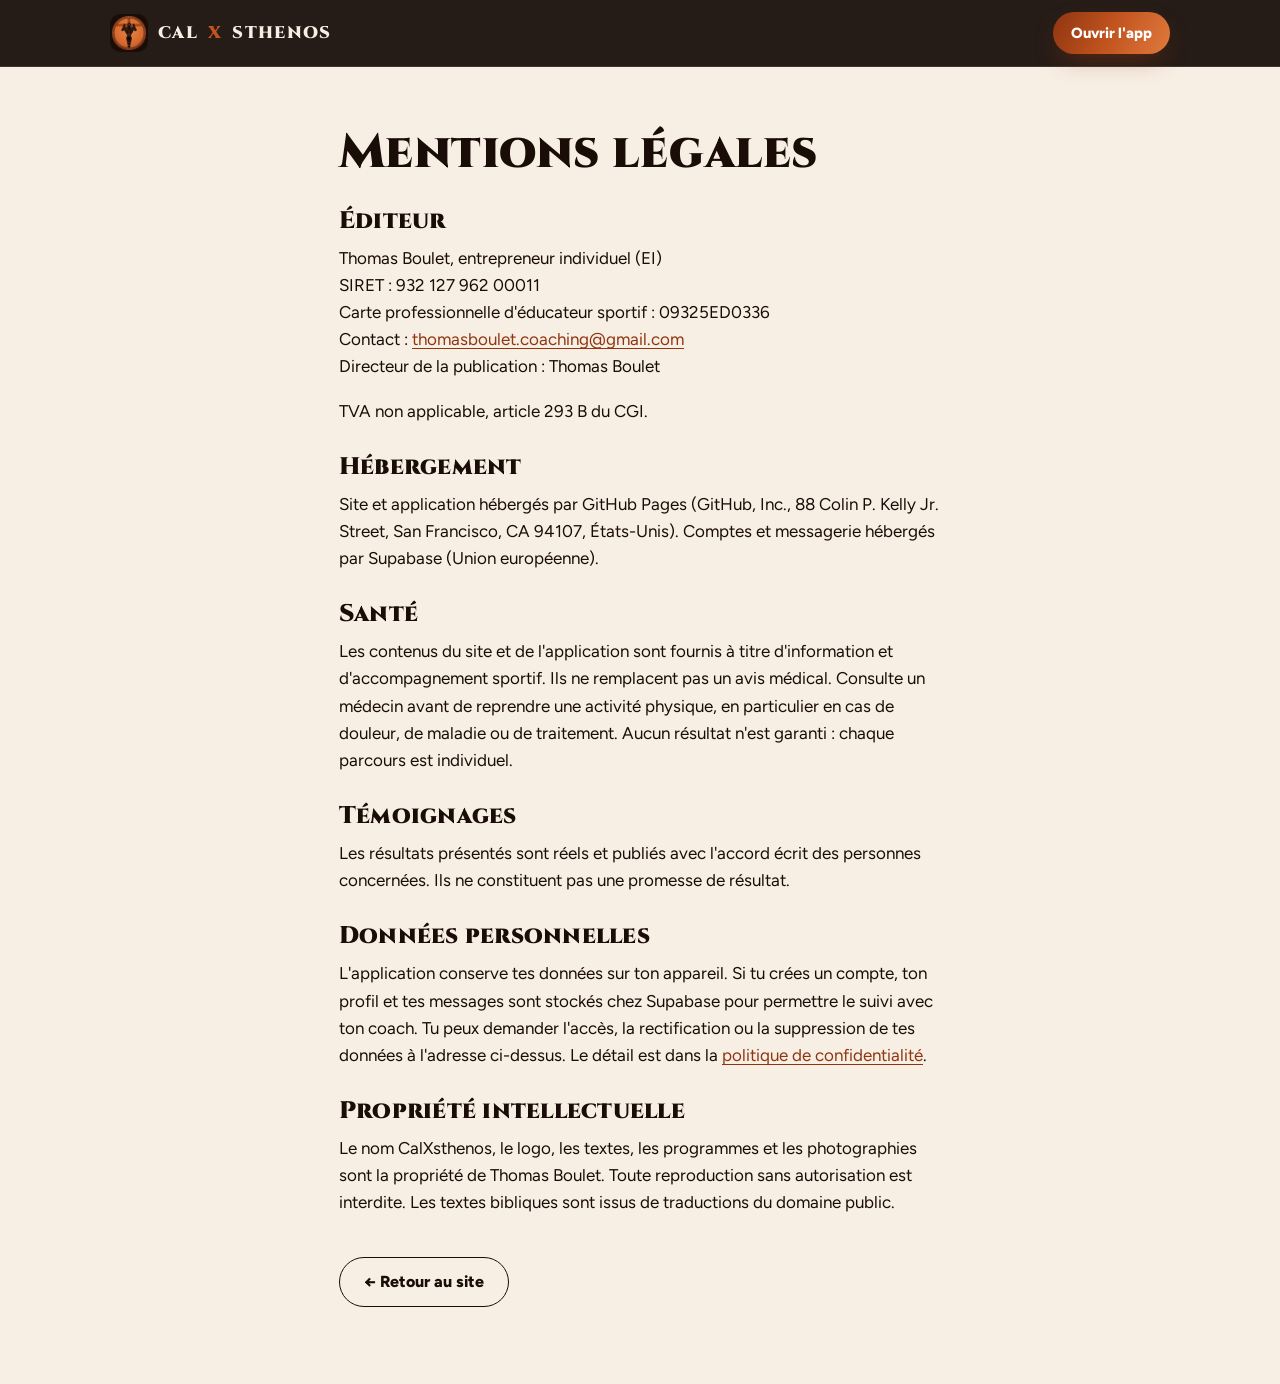
<file: site/mentions-legales.html>
<!doctype html>
<html lang="fr">
<head>
<meta charset="utf-8"><meta name="viewport" content="width=device-width,initial-scale=1">
<title>Mentions légales · CalXsthenos</title>
<meta name="robots" content="noindex">
<link rel="icon" href="../assets/favicon-96-grec.png" type="image/png">
<link href="https://fonts.googleapis.com/css2?family=Cinzel:wght@700;900&family=Figtree:wght@400;600;700;800;900&display=swap" rel="stylesheet">
<link rel="stylesheet" href="style.css">
</head>
<body>
<header class="nav"><div class="wrap"><a class="marque" href="./"><img src="../assets/logo-grec.jpg" alt="" width="38" height="38">CAL <span class="x">X</span> STHENOS</a><a class="btn btn-plein btn-petit" href="../">Ouvrir l'app</a></div></header>
<main class="page-simple"><div class="wrap lisible">
<h1>Mentions légales</h1>
<h2>Éditeur</h2>
<p>Thomas Boulet, entrepreneur individuel (EI)<br>SIRET : 932 127 962 00011<br>Carte professionnelle d'éducateur sportif : 09325ED0336<br>Contact : <a href="mailto:thomasboulet.coaching@gmail.com">thomasboulet.coaching@gmail.com</a><br>Directeur de la publication : Thomas Boulet</p>
<p>TVA non applicable, article 293 B du CGI.</p>
<h2>Hébergement</h2>
<p>Site et application hébergés par GitHub Pages (GitHub, Inc., 88 Colin P. Kelly Jr. Street, San Francisco, CA 94107, États-Unis). Comptes et messagerie hébergés par Supabase (Union européenne).</p>
<h2>Santé</h2>
<p>Les contenus du site et de l'application sont fournis à titre d'information et d'accompagnement sportif. Ils ne remplacent pas un avis médical. Consulte un médecin avant de reprendre une activité physique, en particulier en cas de douleur, de maladie ou de traitement. Aucun résultat n'est garanti : chaque parcours est individuel.</p>
<h2>Témoignages</h2>
<p>Les résultats présentés sont réels et publiés avec l'accord écrit des personnes concernées. Ils ne constituent pas une promesse de résultat.</p>
<h2>Données personnelles</h2>
<p>L'application conserve tes données sur ton appareil. Si tu crées un compte, ton profil et tes messages sont stockés chez Supabase pour permettre le suivi avec ton coach. Tu peux demander l'accès, la rectification ou la suppression de tes données à l'adresse ci-dessus. Le détail est dans la <a href="../#/privacy">politique de confidentialité</a>.</p>
<h2>Propriété intellectuelle</h2>
<p>Le nom CalXsthenos, le logo, les textes, les programmes et les photographies sont la propriété de Thomas Boulet. Toute reproduction sans autorisation est interdite. Les textes bibliques sont issus de traductions du domaine public.</p>
<p style="margin-top:40px"><a class="btn btn-ligne" href="./">← Retour au site</a></p>
</div></main>
</body>
</html>
</file>
<file: site/style.css>
/* CalXsthenos · site
   Identité du logo : noir, argile (terre cuite), crème. Titres en capitales gravées (Cinzel), texte en Figtree. */
:root{
  --noir:#140A06; --noir2:#1E110B; --noir3:#2A1810;
  --argile:#C2541F; --argile2:#E07A3E; --argile3:#8F3510; --or:#D9A03B;
  --creme:#F7EEE4; --papier:#FFFCF8; --encre:#1A0C06; --gris:#6E5A4E; --trait:rgba(26,12,6,.12); --trait-n:rgba(247,230,212,.12);
  --grad:linear-gradient(115deg,#8F3510 0%,#C2541F 50%,#E07A3E 100%);
  --titre:"Cinzel",Georgia,serif; --texte:"Figtree",system-ui,-apple-system,"Segoe UI",sans-serif;
  --large:1140px; --g:clamp(16px,4vw,40px); --r:20px;
}
*,*::before,*::after{box-sizing:border-box}
html{-webkit-text-size-adjust:100%;scroll-behavior:smooth}
@media (prefers-reduced-motion:reduce){html{scroll-behavior:auto}*{animation:none!important;transition:none!important}}
body{margin:0;background:var(--creme);color:var(--encre);font:17px/1.6 var(--texte);overflow-x:hidden}
img{max-width:100%;height:auto;display:block}
[hidden]{display:none!important}
a{color:var(--argile3);text-underline-offset:3px}
:focus-visible{outline:3px solid var(--or);outline-offset:3px;border-radius:6px}
h1,h2,h3{margin:0;line-height:1.08}
h1,h2{font-family:var(--titre);font-weight:900;letter-spacing:.01em}
h1{font-size:clamp(2.3rem,6.4vw,4.4rem)}
h2{font-size:clamp(1.8rem,4.2vw,2.8rem)}
h3{font-family:var(--texte);font-weight:800;font-size:1.25rem;letter-spacing:-.01em}
p{margin:0 0 1em}
.wrap{max-width:var(--large);margin:0 auto;padding:0 var(--g)}
.lisible{max-width:62ch}
.saut{position:absolute;left:-9999px}.saut:focus{left:16px;top:16px;z-index:200;background:#fff;padding:8px 12px}
.x{color:var(--argile)}

/* Navigation */
.nav{position:sticky;top:0;z-index:50;background:rgba(20,10,6,.92);backdrop-filter:blur(12px);-webkit-backdrop-filter:blur(12px);color:var(--creme);border-bottom:1px solid var(--trait-n)}
.nav .wrap{display:flex;align-items:center;justify-content:space-between;height:66px;gap:14px}
.marque{display:flex;align-items:center;gap:10px;color:var(--creme);text-decoration:none;font-family:var(--titre);font-weight:900;font-size:1.05rem;letter-spacing:.08em;white-space:nowrap}
.marque img{width:38px;height:38px;border-radius:10px}
.liens{display:flex;gap:2px;list-style:none;margin:0;padding:0}
.liens a{color:#D9C6B4;text-decoration:none;padding:8px 11px;border-radius:9px;font-weight:600;font-size:.95rem}
.liens a:hover{color:#fff;background:var(--noir3)}
.burger{display:none;background:none;border:1px solid var(--trait-n);color:var(--creme);border-radius:10px;padding:8px 12px;font:600 .95rem var(--texte)}
@media (max-width:900px){
  .liens{display:none;position:absolute;top:66px;left:0;right:0;background:var(--noir);flex-direction:column;padding:10px var(--g) 18px;border-bottom:1px solid var(--trait-n)}
  .liens.ouvert{display:flex}.liens a{padding:12px}
  .burger{display:block}
  .nav .btn{display:none}
}

/* Boutons */
.btn{display:inline-flex;align-items:center;justify-content:center;gap:8px;min-height:50px;padding:12px 24px;border-radius:999px;font:800 1rem var(--texte);text-decoration:none;border:0;cursor:pointer;transition:transform .15s}
.btn:active{transform:scale(.98)}
.btn-plein{background:var(--grad);color:#fff;box-shadow:0 10px 26px -10px rgba(143,53,16,.7)}
.btn-plein:hover{color:#fff;filter:brightness(1.06)}
.btn-ligne{background:transparent;color:inherit;border:1.5px solid currentColor}
.btn-clair{background:var(--creme);color:var(--encre)}
.btn-petit{min-height:42px;padding:8px 18px;font-size:.92rem}
.actions{display:flex;flex-wrap:wrap;gap:12px;margin-top:26px}

/* Sections */
.bloc{padding:clamp(64px,9vw,110px) 0}
.sombre{background:var(--noir);color:var(--creme)}
.sombre a:not(.btn){color:var(--argile2)}
.sombre .gris,.sombre .intro{color:#C9B4A2}
.papier{background:var(--papier)}
.surtitre{display:inline-block;font:800 .8rem var(--texte);letter-spacing:.16em;text-transform:uppercase;color:var(--argile);margin-bottom:12px}
.sombre .surtitre{color:var(--argile2)}
.tete{max-width:760px;margin-bottom:44px}
.tete.centre{margin-left:auto;margin-right:auto;text-align:center}
.intro{font-size:1.12rem;color:var(--gris);margin-top:14px}
.gris{color:var(--gris)}

/* Héros */
.hero{background:radial-gradient(1200px 600px at 85% 10%,rgba(194,84,31,.35),transparent 60%),var(--noir);color:var(--creme);overflow:hidden}
.hero .wrap{display:grid;grid-template-columns:1.15fr .85fr;gap:44px;align-items:center;padding-top:clamp(40px,7vw,80px);padding-bottom:clamp(48px,7vw,90px)}
.hero h1 em{font-style:normal;background:var(--grad);-webkit-background-clip:text;background-clip:text;color:transparent}
.hero .chapeau{font-size:1.18rem;color:#E1CFBE;margin-top:20px;max-width:56ch}
.pour{display:inline-block;font:700 .82rem var(--texte);letter-spacing:.14em;text-transform:uppercase;color:var(--or);margin-bottom:16px}
.puces{display:flex;flex-wrap:wrap;gap:8px;margin-top:26px;padding:0;list-style:none}
.puces li{border:1px solid var(--trait-n);border-radius:999px;padding:6px 14px;font-size:.88rem;color:#E1CFBE}
.hero-visuel{position:relative}
.hero-visuel .photo{border-radius:26px;aspect-ratio:4/5;object-fit:cover;object-position:50% 30%;width:100%;box-shadow:0 30px 60px -30px #000}
.hero-visuel .logo-flottant{position:absolute;left:-28px;bottom:-24px;width:120px;border-radius:26px;box-shadow:0 20px 40px -14px #000;border:3px solid var(--noir)}
@media (max-width:860px){.hero .wrap{grid-template-columns:1fr}.hero-visuel{max-width:420px;margin:10px auto 0}.hero-visuel .logo-flottant{left:-8px;width:96px}}

/* Grilles */
.g2{display:grid;grid-template-columns:repeat(2,minmax(0,1fr));gap:20px}
.g3{display:grid;grid-template-columns:repeat(3,minmax(0,1fr));gap:20px}
.g4{display:grid;grid-template-columns:repeat(4,minmax(0,1fr));gap:18px}
@media (max-width:900px){.g3,.g4{grid-template-columns:repeat(2,minmax(0,1fr))}}
@media (max-width:620px){.g2,.g3,.g4{grid-template-columns:1fr}}
.carte{background:var(--papier);border:1px solid var(--trait);border-radius:var(--r);padding:26px}
.sombre .carte{background:var(--noir2);border-color:var(--trait-n)}
.carte h3{margin-bottom:10px}
.carte p:last-child{margin-bottom:0}
.emoji{font-size:2rem;line-height:1;margin-bottom:12px;display:block}
.num-etape{font:900 .85rem var(--titre);color:var(--argile);letter-spacing:.1em;display:block;margin-bottom:8px}
.liste{list-style:none;padding:0;margin:14px 0 0}
.liste li{padding:7px 0 7px 26px;position:relative;border-top:1px solid var(--trait)}
.sombre .liste li{border-color:var(--trait-n)}
.liste li::before{content:"";position:absolute;left:4px;top:15px;width:9px;height:9px;border-radius:50%;background:var(--argile)}
.encadre{background:var(--grad);color:#fff;border-radius:var(--r);padding:22px 24px;margin-top:20px}
.encadre p{margin:0}

/* Profils */
.profil{border-top:5px solid var(--argile)}
.profil .solution{margin-top:16px;padding-top:16px;border-top:1px dashed var(--trait)}
.profil .solution b{display:block;color:var(--argile3);margin-bottom:4px}

/* App */
.ecrans{display:flex;gap:16px;overflow-x:auto;padding:6px 2px 18px;scroll-snap-type:x mandatory;scrollbar-width:none}
.ecrans::-webkit-scrollbar{display:none}
.ecrans figure{margin:0;flex:0 0 220px;scroll-snap-align:start}
.ecrans img{border-radius:24px;border:6px solid #000;box-shadow:0 20px 40px -20px #000}
.ecrans figcaption{text-align:center;font-size:.9rem;color:#C9B4A2;margin-top:10px}

/* Coach */
.coach{display:grid;grid-template-columns:.8fr 1.2fr;gap:44px;align-items:center}
.coach .photos{display:grid;grid-template-columns:1fr 1fr;gap:12px}
.coach .photos img{border-radius:18px;aspect-ratio:3/5;object-fit:cover}
.coach .photos img:first-child{margin-top:40px}
@media (max-width:860px){.coach{grid-template-columns:1fr}.coach .photos{max-width:420px}}
.chiffres{display:grid;grid-template-columns:repeat(3,minmax(0,1fr));gap:12px;margin:24px 0}
.chiffres div{background:var(--papier);border:1px solid var(--trait);border-radius:16px;padding:14px;text-align:center}
.chiffres b{display:block;white-space:nowrap;font:900 clamp(1.05rem,4.6vw,1.6rem) var(--titre);color:var(--argile3)}
.chiffres span{font-size:.85rem;color:var(--gris)}

/* Comparaison */
.compare{display:grid;gap:12px}
.compare .ligne{display:grid;grid-template-columns:1fr 1.2fr;gap:12px}
.compare .non,.compare .oui{border-radius:16px;padding:16px 18px}
.compare .non{background:rgba(26,12,6,.05);color:var(--gris)}
.compare .oui{background:var(--papier);border:1px solid var(--trait)}
.compare small{display:block;font-weight:800;font-size:.75rem;letter-spacing:.12em;text-transform:uppercase;margin-bottom:4px}
.compare .non small{color:#9b4a3c}.compare .oui small{color:#4E7A2E}
@media (max-width:620px){.compare .ligne{grid-template-columns:1fr}}

/* Résultats */
.resultats{display:grid;grid-template-columns:repeat(auto-fit,minmax(280px,1fr));gap:20px}
.resultat img{border-radius:14px;margin-bottom:14px;aspect-ratio:4/5;object-fit:cover;width:100%}
.resultat .chiffre{font:900 1.4rem var(--titre);color:var(--argile3)}
.resultat blockquote{margin:10px 0 0;font-style:italic}
.fondateur{border:2px dashed var(--argile);background:var(--papier)}

/* Offres */
.offres-titre{font:800 .85rem var(--texte);letter-spacing:.14em;text-transform:uppercase;color:var(--gris);margin:34px 0 14px}
.offres{display:grid;grid-template-columns:repeat(auto-fit,minmax(250px,1fr));gap:18px;align-items:stretch}
.offre{background:var(--papier);border:1px solid var(--trait);border-radius:var(--r);padding:26px;display:flex;flex-direction:column;position:relative}
.offre.mise{border:2px solid var(--argile);box-shadow:0 24px 50px -30px rgba(143,53,16,.6)}
.offre .ruban{position:absolute;top:-13px;left:22px;background:var(--grad);color:#fff;font:800 .75rem var(--texte);letter-spacing:.08em;text-transform:uppercase;padding:5px 12px;border-radius:999px}
.offre h3{font-family:var(--titre);font-weight:900;font-size:1.35rem;letter-spacing:.02em}
.offre .accroche{color:var(--gris);font-size:.95rem;margin:6px 0 14px}
.offre .prix{font:900 2.3rem var(--texte);letter-spacing:-.03em;line-height:1}
.offre .prix small{font-size:1rem;font-weight:600;color:var(--gris);letter-spacing:0}
.offre .alt{font-size:.88rem;color:var(--argile3);font-weight:600;margin-top:6px;min-height:1.3em}
.offre ul{list-style:none;padding:0;margin:16px 0 22px;flex:1}
.offre li{padding:6px 0 6px 24px;position:relative;font-size:.95rem}
.offre li::before{content:"✓";position:absolute;left:0;color:var(--argile);font-weight:900}
.offre .btn{width:100%}
.parole-gratuite{display:flex;gap:14px;align-items:center;background:var(--noir);color:var(--creme);border-radius:var(--r);padding:18px 22px;margin-top:22px}
.parole-gratuite b{color:var(--or)}

/* X / verset */
.verset{font:italic 400 clamp(1.25rem,2.6vw,1.7rem)/1.5 Georgia,serif;max-width:46ch;margin:0 auto;text-align:center}
.verset cite{display:block;font:700 .85rem var(--texte);letter-spacing:.14em;text-transform:uppercase;color:var(--or);margin-top:14px;font-style:normal}

/* FAQ */
.faq{max-width:820px;margin:0 auto}
.faq details{background:var(--papier);border:1px solid var(--trait);border-radius:16px;margin-bottom:10px}
.faq summary{cursor:pointer;padding:18px 52px 18px 20px;font-weight:800;list-style:none;position:relative}
.faq summary::-webkit-details-marker{display:none}
.faq summary::after{content:"+";position:absolute;right:20px;top:14px;font-size:1.5rem;color:var(--argile)}
.faq details[open] summary::after{content:"−"}
.faq details p{padding:0 20px 18px;margin:0;color:var(--gris)}

/* Fin et pied */
.fin{text-align:center}
.fin .actions{justify-content:center}
.pied{background:#0B0503;color:#BCA594;padding:50px 0 34px;font-size:.92rem}
.pied a{color:#E6D2BF;text-decoration:none}
.pied a:hover{text-decoration:underline}
.pied .cols{display:grid;grid-template-columns:1.4fr 1fr 1fr;gap:28px}
.pied h4{color:var(--creme);margin:0 0 10px;font-size:.95rem}
.pied ul{list-style:none;padding:0;margin:0}.pied li{margin:6px 0}
.pied .bas{border-top:1px solid var(--trait-n);margin-top:30px;padding-top:18px}
@media (max-width:760px){.pied .cols{grid-template-columns:1fr}}

/* Page simple */
.page-simple{padding:60px 0}
.page-simple h1{font-size:clamp(2rem,5vw,3rem);margin-bottom:24px}
.page-simple h2{font-size:1.5rem;margin:30px 0 10px}
</file>
